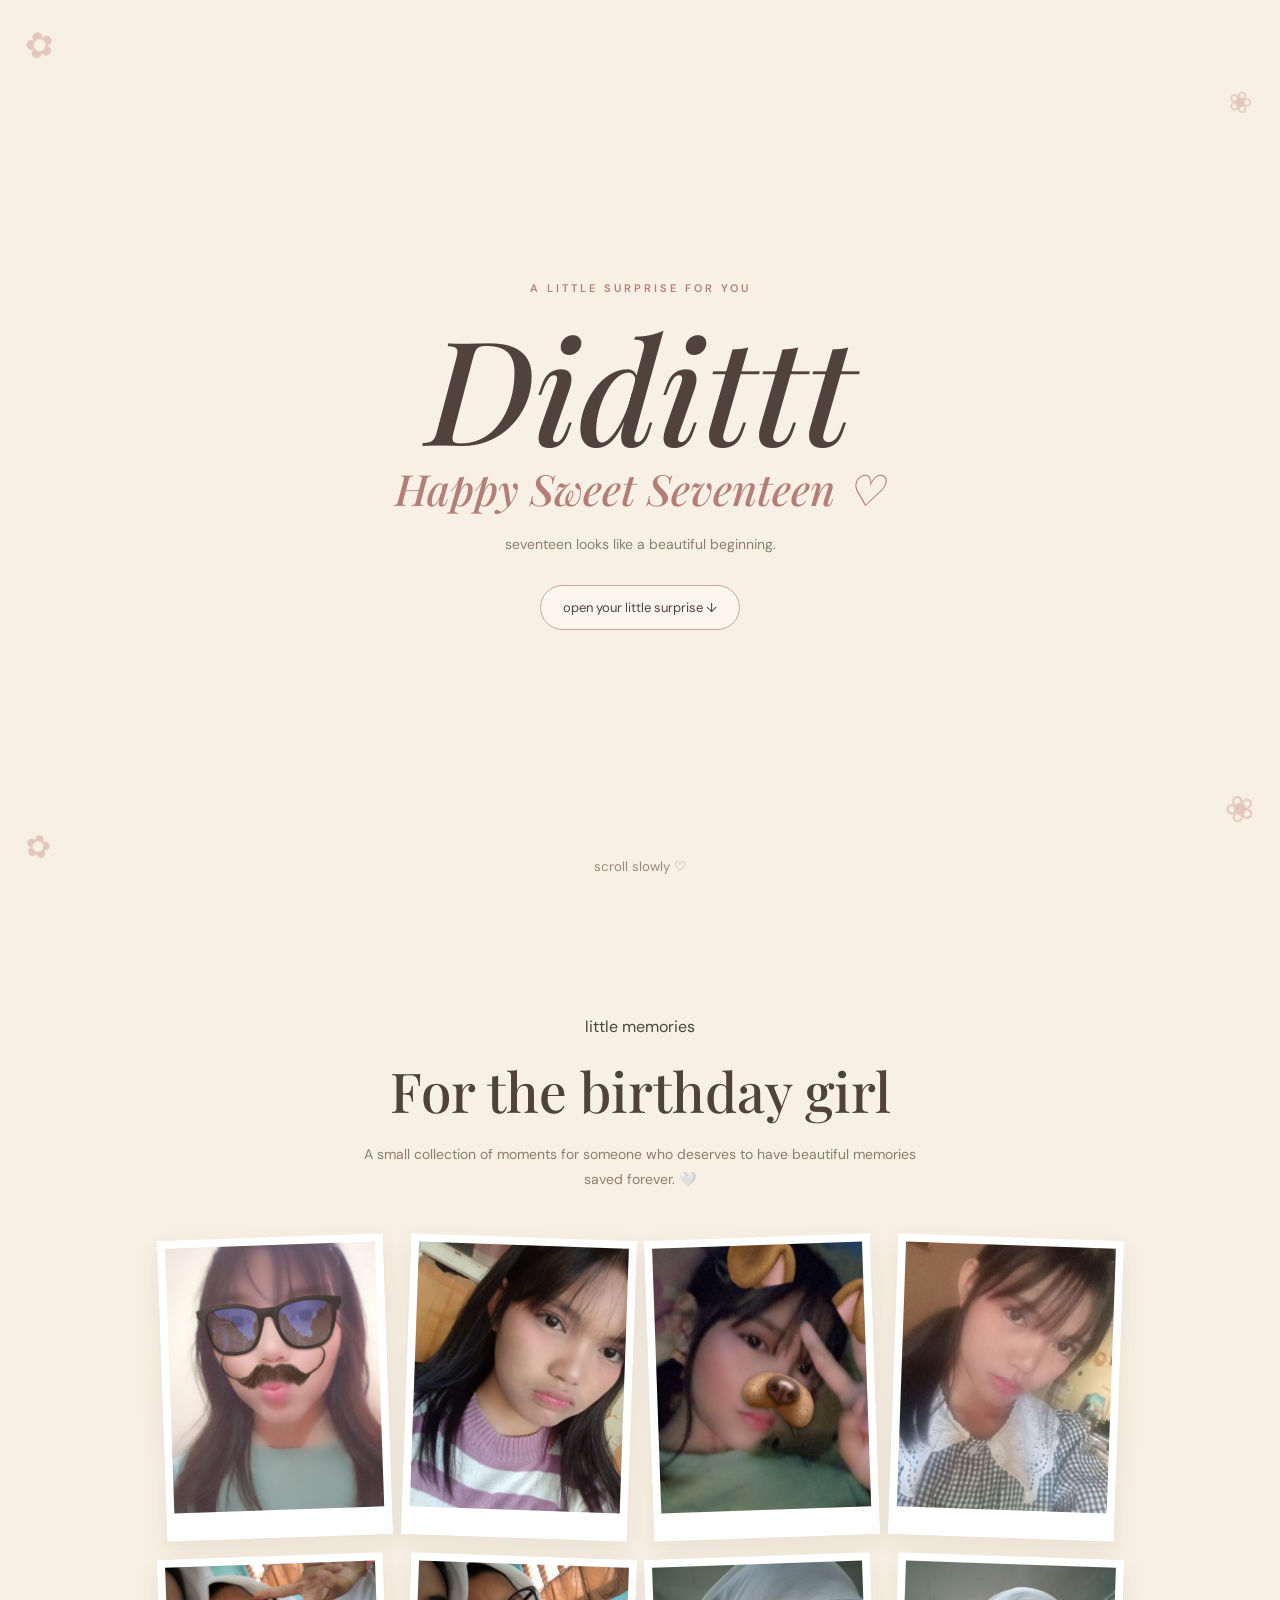
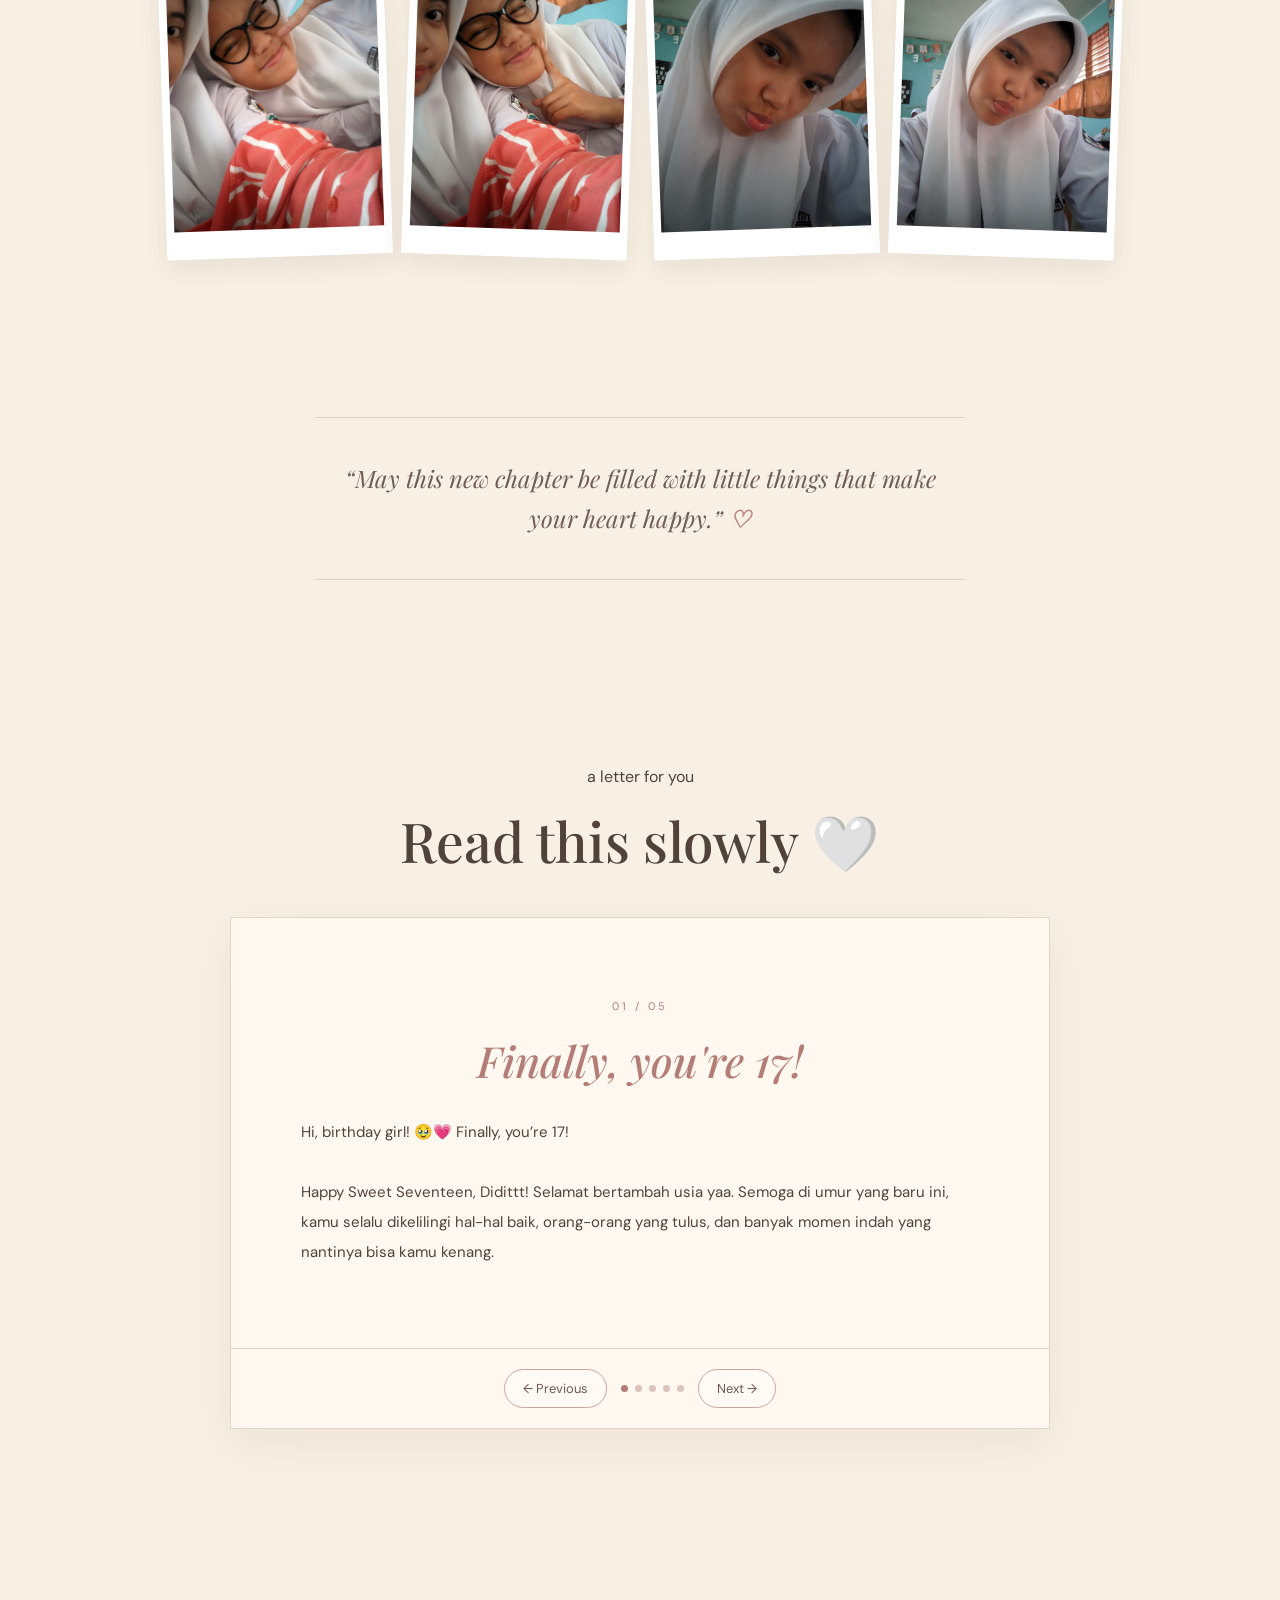
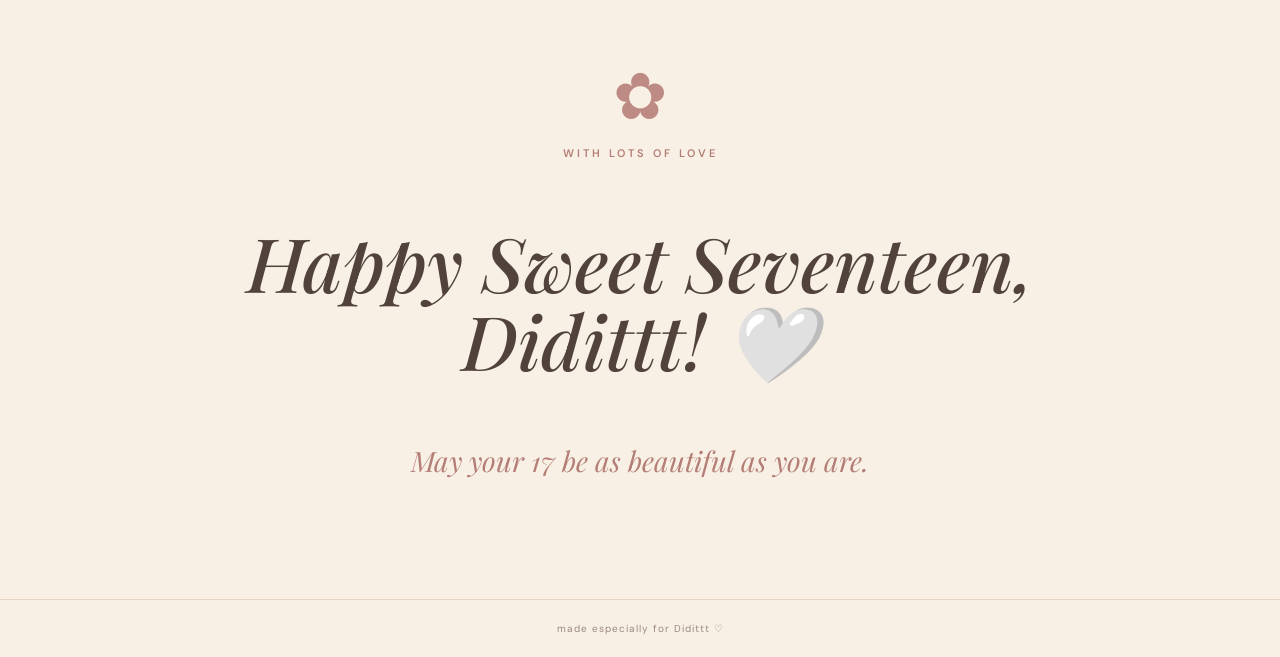
<file: index.html>
<!DOCTYPE html>
<html lang="id">
<head>
<meta charset="UTF-8">
<meta name="viewport" content="width=device-width, initial-scale=1.0">
<title>Happy Sweet Seventeen, Didittt! 🤍</title>
<link rel="preconnect" href="https://fonts.googleapis.com">
<link rel="preconnect" href="https://fonts.gstatic.com" crossorigin>
<link href="https://fonts.googleapis.com/css2?family=DM+Sans:wght@400;500;600&family=Playfair+Display:ital,wght@0,400;0,500;1,400;1,500&display=swap" rel="stylesheet">

<style>
*{box-sizing:border-box}
html{scroll-behavior:smooth}
body{
  margin:0;
  background:#f8f0e4;
  color:#51433b;
  font-family:"DM Sans",sans-serif;
  overflow-x:hidden;
}
body:before{
  content:"";position:fixed;inset:0;pointer-events:none;opacity:.1;
  background-image:radial-gradient(#8e776b .5px,transparent .5px);
  background-size:18px 18px;z-index:0
}
.lily{
  position:fixed;
  color:#c99691;
  opacity:.45;
  font-size:35px;
  z-index:2;
  pointer-events:none;
  font-family:serif;
}
.lily.one{top:25px;left:25px;transform:rotate(-15deg)}
.lily.two{top:85px;right:28px;transform:rotate(18deg);font-size:29px}
.lily.three{bottom:35px;left:25px;transform:rotate(12deg);font-size:31px}
.lily.four{bottom:70px;right:25px;transform:rotate(-20deg);font-size:36px}

.hero{
  min-height:100vh;display:flex;flex-direction:column;align-items:center;
  justify-content:center;text-align:center;padding:30px;position:relative;z-index:1
}
.hero .eyebrow,.final p{
  text-transform:uppercase;letter-spacing:3px;font-size:11px;color:#b47e76;font-weight:600
}
.hero h1,.hero h2,.section h2,.final h2,.slide h2{
  font-family:"Playfair Display",serif
}
.hero h1{
  font-size:clamp(65px,17vw,145px);font-weight:500;font-style:italic;
  line-height:.9;margin:15px 0 8px
}
.hero h2{font-size:clamp(25px,5vw,43px);font-weight:500;font-style:italic;color:#b47e76;margin:0}
.hero span{margin-top:18px;color:#8e7b71;font-size:14px}
.hero a{
  margin-top:32px;padding:13px 22px;border:1px solid #cba69c;border-radius:30px;
  text-decoration:none;color:#51433b;font-size:13px;background:#fffaf380
}
.hero small{position:absolute;bottom:25px;color:#9b897f}

.section{max-width:1000px;margin:auto;padding:100px 22px;position:relative;z-index:1}
.section>h2{text-align:center;font-size:clamp(35px,6vw,55px);font-weight:500;margin:8px 0}
.intro{max-width:570px;margin:15px auto 45px;text-align:center;color:#8e7b71;font-size:14px;line-height:1.8}
.gallery{display:grid;grid-template-columns:repeat(4,1fr);gap:18px}
.gallery img{
  width:100%;aspect-ratio:3/4;object-fit:cover;background:white;padding:8px 8px 28px;
  box-shadow:0 9px 25px #54403418
}
.gallery img:nth-child(odd){transform:rotate(-2deg)}
.gallery img:nth-child(even){transform:rotate(2deg)}

.quote{padding:60px 25px 100px;text-align:center;position:relative;z-index:1}
.quote div{max-width:650px;margin:auto;border-top:1px solid #e4d3c3;border-bottom:1px solid #e4d3c3;padding:40px 20px;font:italic 24px/1.7 "Playfair Display",serif;color:#705d54}
.quote b{color:#bd8b83}

.letter{padding-top:70px}
.slideshow{
  max-width:820px;margin:40px auto 0;background:#fffaf3cc;border:1px solid #e5d5c6;
  box-shadow:0 15px 45px #54403412;overflow:hidden
}
.slide{display:none;padding:clamp(30px,7vw,70px);min-height:430px}
.slide.active{display:flex;flex-direction:column;justify-content:center;animation:fade .45s ease}
@keyframes fade{from{opacity:0;transform:translateX(15px)}to{opacity:1;transform:translateX(0)}}
.slide-number{text-align:center;color:#b47e76;font-size:11px;letter-spacing:3px;text-transform:uppercase}
.slide h2{text-align:center;font-size:clamp(28px,5vw,43px);font-weight:500;font-style:italic;color:#b47e76;margin:18px 0 28px}
.slide p{font-size:15px;line-height:2;margin:0;color:#51433b}
.slide p.center{text-align:center}
.slide b{color:#8d625c}
.controls{display:flex;justify-content:center;align-items:center;gap:14px;padding:20px;border-top:1px solid #e5d5c6}
.controls button{
  border:1px solid #cba69c;background:#fffaf3;color:#6d5951;border-radius:25px;
  padding:10px 18px;font-family:inherit;cursor:pointer;font-size:13px
}
.controls button:hover{background:#f5e8dc}
.dots{display:flex;gap:7px}
.dot{width:7px;height:7px;border-radius:50%;background:#dbc3ba;cursor:pointer}
.dot.active{background:#b47e76}

.final{text-align:center;padding:130px 25px 120px;position:relative;z-index:1}
.final .lily-big{font-size:65px;color:#bd8b83;font-family:serif}
.final h2{font-size:clamp(43px,8vw,75px);font-weight:500;font-style:italic;line-height:1.05}
.final strong{display:block;margin-top:28px;font:italic 28px "Playfair Display";color:#b47e76}
footer{text-align:center;border-top:1px solid #e4d3c3;padding:22px;color:#9b897f;font-size:10px;letter-spacing:1px;position:relative;z-index:1}

@media(max-width:750px){
  .gallery{grid-template-columns:repeat(2,1fr);gap:12px}
  .section{padding:80px 18px}
  .slide{min-height:480px;padding:30px 24px}
  .slide p{font-size:14px;line-height:1.85}
  .controls{gap:8px}
  .controls button{padding:9px 13px}
}
</style>
</head>

<body>
<div class="lily one">✿</div>
<div class="lily two">❀</div>
<div class="lily three">✿</div>
<div class="lily four">❀</div>

<section class="hero">
  <p class="eyebrow">a little surprise for you</p>
  <h1>Didittt</h1>
  <h2>Happy Sweet Seventeen ♡</h2>
  <span>seventeen looks like a beautiful beginning.</span>
  <a href="#photos">open your little surprise ↓</a>
  <small>scroll slowly ♡</small>
</section>

<section class="section" id="photos">
  <p class="eyebrow" style="text-align:center">little memories</p>
  <h2>For the birthday girl</h2>
  <p class="intro">A small collection of moments for someone who deserves to have beautiful memories saved forever. 🤍</p>
  <div class="gallery">
    <img src="didit1.jpg" alt="Memory 1">
    <img src="didit2.jpg" alt="Memory 2">
    <img src="didit3.jpg" alt="Memory 3">
    <img src="didit4.jpg" alt="Memory 4">
    <img src="didit5.jpg" alt="Memory 5">
    <img src="didit6.jpg" alt="Memory 6">
    <img src="didit7.jpg" alt="Memory 7">
    <img src="didit8.jpg" alt="Memory 8">
  </div>
</section>

<section class="quote">
  <div>“May this new chapter be filled with little things that make your heart happy.” <b>♡</b></div>
</section>

<section class="section letter" id="letter">
  <p class="eyebrow" style="text-align:center">a letter for you</p>
  <h2>Read this slowly 🤍</h2>

  <div class="slideshow" id="slideshow">
    <article class="slide active">
      <div class="slide-number">01 / 05</div>
      <h2>Finally, you're 17!</h2>
      <p>Hi, birthday girl! 🥹💗 Finally, you’re 17!<br><br>
      Happy Sweet Seventeen, Didittt! Selamat bertambah usia yaa. Semoga di umur yang baru ini, kamu selalu dikelilingi hal-hal baik, orang-orang yang tulus, dan banyak momen indah yang nantinya bisa kamu kenang.</p>
    </article>

    <article class="slide">
      <div class="slide-number">02 / 05</div>
      <h2>Thank you for being here</h2>
      <p>Thank you for being a part of my life. Aku bersyukur bisa mengenal kamu dan punya banyak cerita kecil bersamamu. Mungkin ada beberapa hal yang terlihat sederhana, tapi justru hal-hal kecil seperti itu yang biasanya paling lama tinggal di ingatan.</p>
    </article>

    <article class="slide">
      <div class="slide-number">03 / 05</div>
      <h2>A new chapter</h2>
      <p>Di umur 17 ini, semoga kamu bisa terus tumbuh menjadi seseorang yang kamu banggakan. Semoga semua hal yang sedang kamu perjuangkan perlahan menemukan jalannya.<br><br>
      Kalau suatu saat semuanya terasa berat, jangan lupa kalau kamu nggak harus selalu kuat setiap waktu. <b>Take your time, and keep going at your own pace.</b></p>
    </article>

    <article class="slide">
      <div class="slide-number">04 / 05</div>
      <h2>For your days ahead</h2>
      <p>I hope this new chapter brings you more happiness, beautiful memories, and people who truly appreciate you.<br><br>
      Semoga kamu selalu punya alasan untuk tersenyum, punya keberanian untuk mengejar apa yang kamu mau, dan tetap menjadi Didittt yang apa adanya.</p>
    </article>

    <article class="slide">
      <div class="slide-number">05 / 05</div>
      <h2>Once again, happy birthday!</h2>
      <p class="center">Once again, <b>Happy Sweet Seventeen, Didittt! 🎂🎀</b><br><br>
      May 17 be a beautiful beginning of many wonderful things waiting for you.<br><br>
      Stay happy, stay kind, and enjoy being 17! 🤍</p>
    </article>

    <div class="controls">
      <button id="prev">← Previous</button>
      <div class="dots" id="dots"></div>
      <button id="next">Next →</button>
    </div>
  </div>
</section>

<section class="final">
  <div class="lily-big">✿</div>
  <p>with lots of love</p>
  <h2>Happy Sweet Seventeen,<br>Didittt! 🤍</h2>
  <strong>May your 17 be as beautiful as you are.</strong>
</section>

<footer>made especially for Didittt ♡</footer>

<script>
const slides = document.querySelectorAll(".slide");
const dotsBox = document.getElementById("dots");
let current = 0;

slides.forEach((_, i) => {
  const dot = document.createElement("span");
  dot.className = "dot" + (i === 0 ? " active" : "");
  dot.addEventListener("click", () => showSlide(i));
  dotsBox.appendChild(dot);
});

const dots = document.querySelectorAll(".dot");

function showSlide(index){
  current = (index + slides.length) % slides.length;
  slides.forEach((s,i) => s.classList.toggle("active", i === current));
  dots.forEach((d,i) => d.classList.toggle("active", i === current));
}

document.getElementById("next").addEventListener("click", () => showSlide(current + 1));
document.getElementById("prev").addEventListener("click", () => showSlide(current - 1));

let startX = 0;
document.getElementById("slideshow").addEventListener("touchstart", e => {
  startX = e.changedTouches[0].screenX;
});
document.getElementById("slideshow").addEventListener("touchend", e => {
  const endX = e.changedTouches[0].screenX;
  if (endX < startX - 50) showSlide(current + 1);
  if (endX > startX + 50) showSlide(current - 1);
});
</script>
</body>
</html>
</file>
